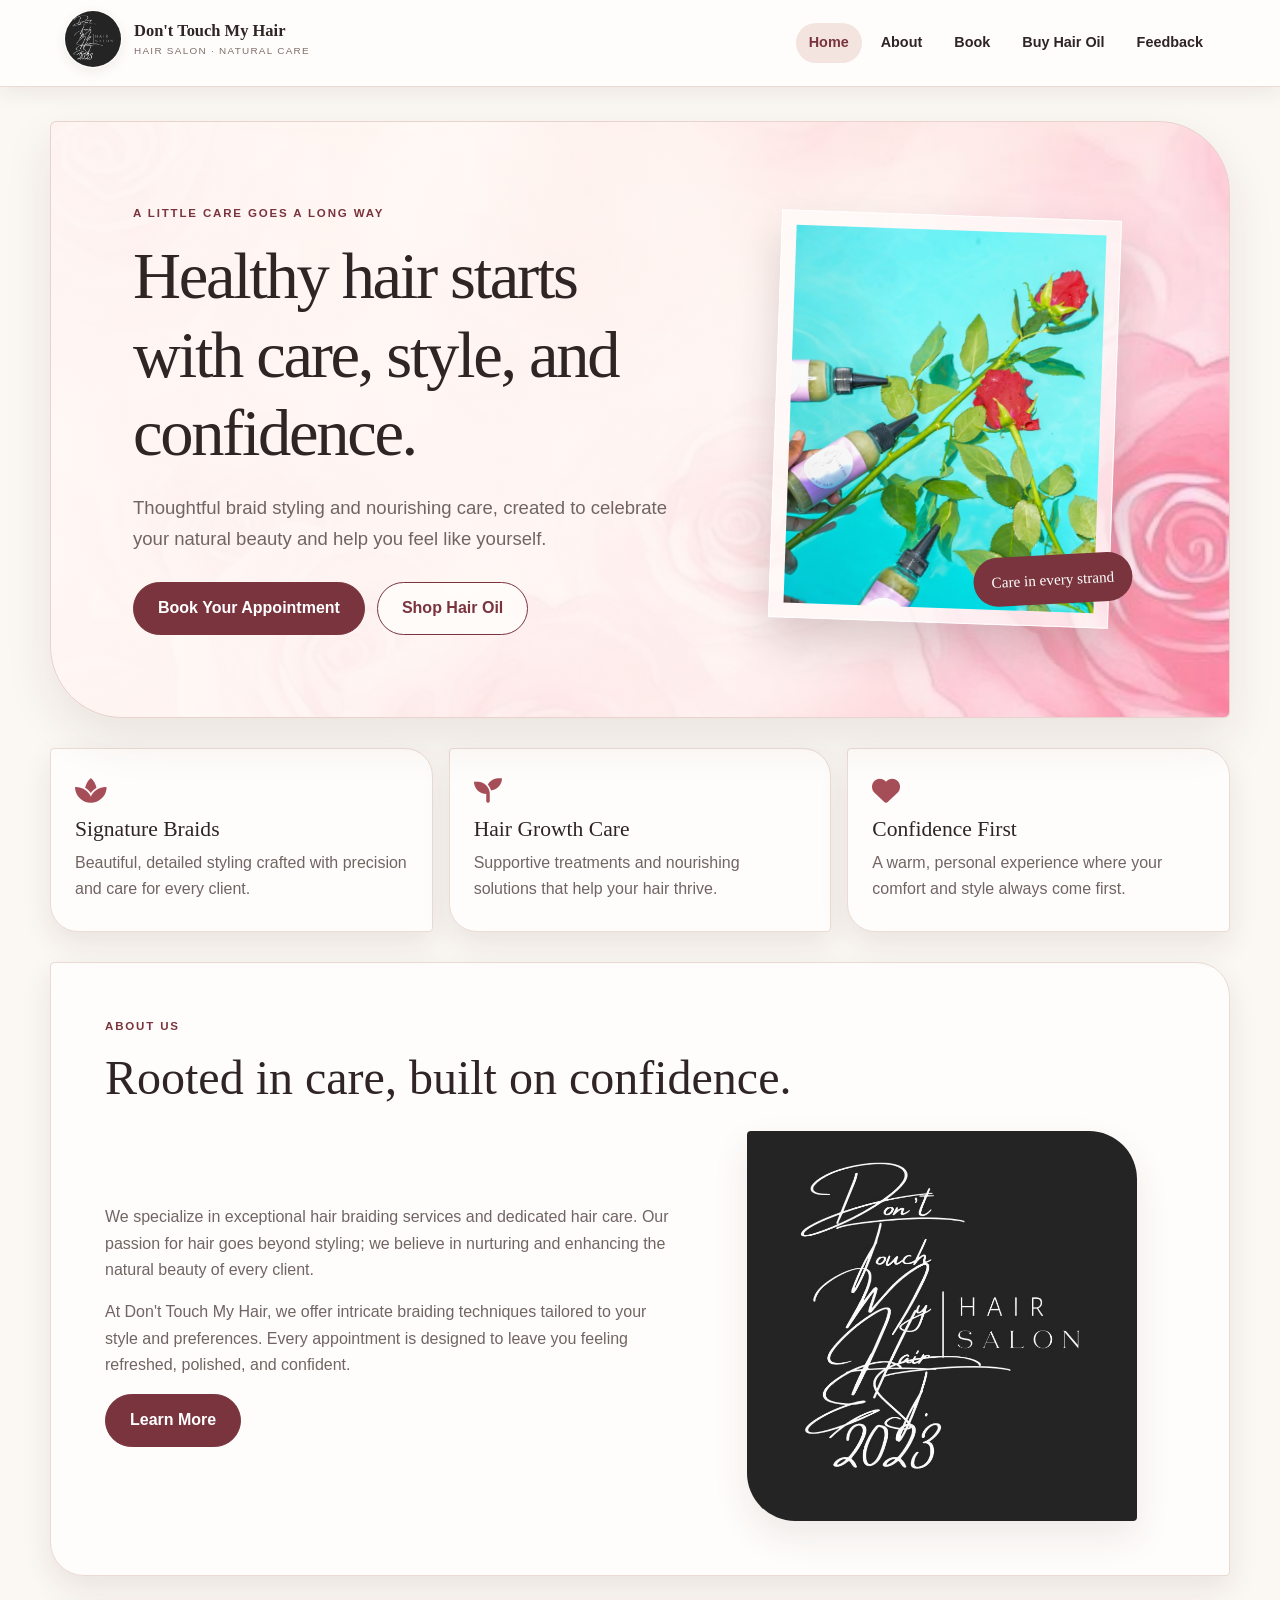
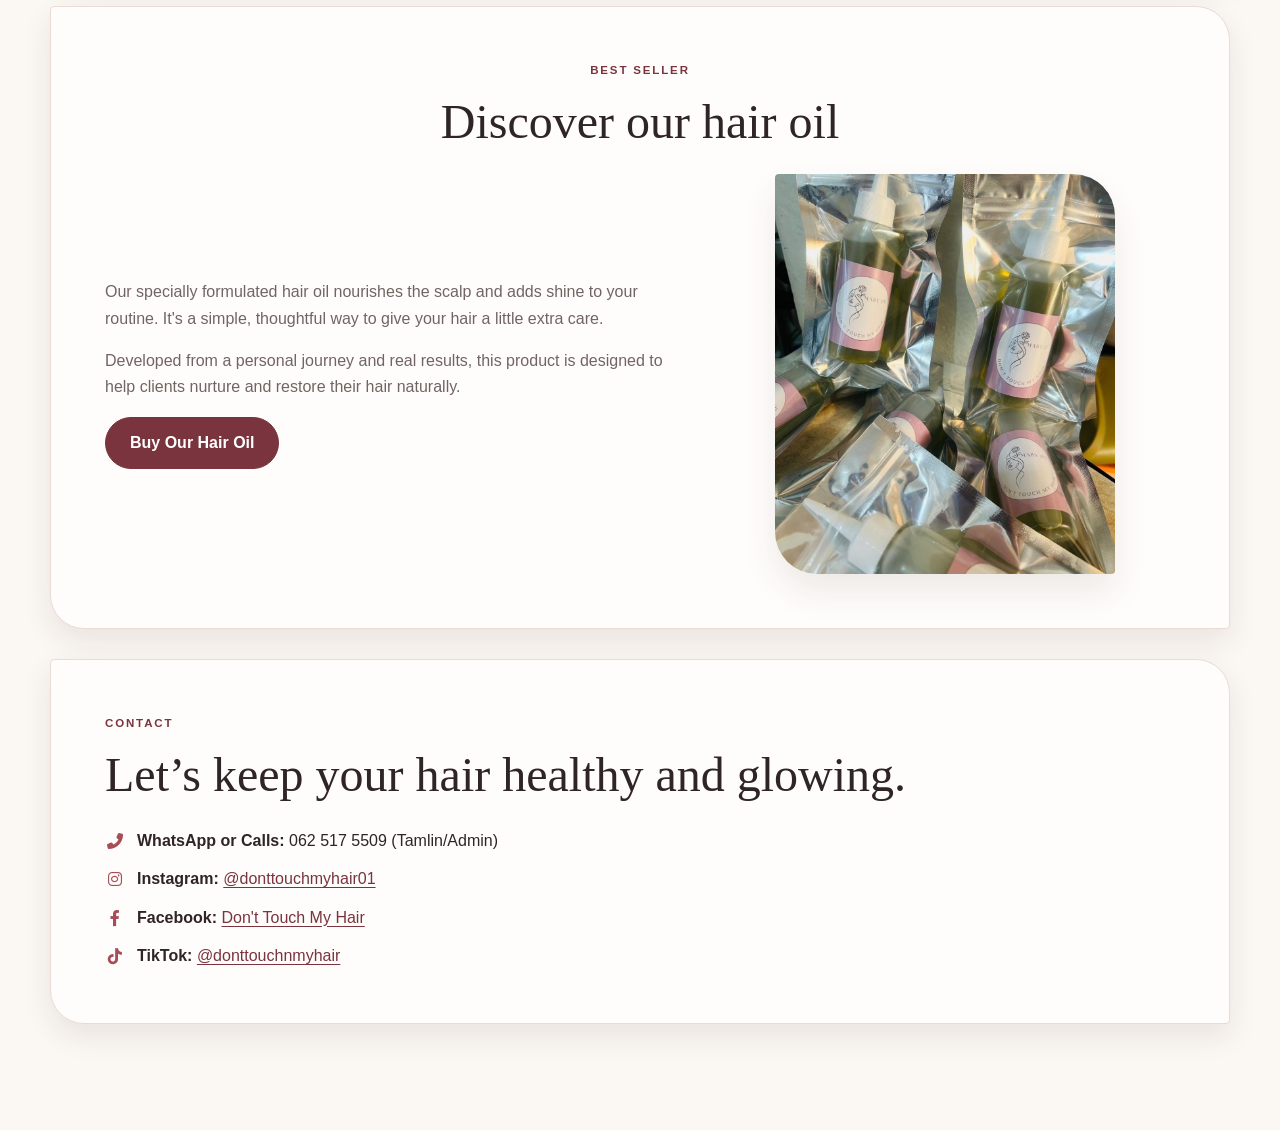
<file: index.html>
<!DOCTYPE html>
<html lang="en">
<head>
    <meta charset="UTF-8">
    <meta name="viewport" content="width=device-width, initial-scale=1.0">
    <meta name="description" content="Thoughtful braiding, natural hair care and nourishing hair oil from Don't Touch My Hair salon.">
    <title>Don't Touch My Hair | Hair, cared for</title>
    <link rel="stylesheet" href="https://cdnjs.cloudflare.com/ajax/libs/font-awesome/6.0.0-beta3/css/all.min.css">
    <link rel="stylesheet" href="nav.css">
    <link rel="stylesheet" href="styles.css">
</head>
<body>
    <nav class="site-nav">
        <div class="nav-brand"><a href="index.html" aria-label="Don't Touch My Hair home"><img src="logotam.jpeg" alt="" class="brand-logo"><span class="brand-copy"><strong>Don't Touch My Hair</strong><small>Hair salon · Natural care</small></span></a></div>
        <ul class="nav-links">
            <li><a href="index.html" class="active">Home</a></li>
            <li><a href="about.html">About</a></li>
            <li><a href="booking.html">Book</a></li>
            <li><a href="buy.html">Buy Hair Oil</a></li>
            <li><a href="feedback.html">Feedback</a></li>
        </ul>
    </nav>

    <main class="homepage-container">
        <header class="hero-section">
            <div class="hero-copy">
                <p class="eyebrow">A little care goes a long way</p>
                <h1>Healthy hair starts with care, style, and confidence.</h1>
                <p>Thoughtful braid styling and nourishing care, created to celebrate your natural beauty and help you feel like yourself.</p>
                <div class="hero-actions">
                    <button class="cta-button" onclick="location.href='booking.html'">Book Your Appointment</button>
                    <button class="secondary-button" onclick="location.href='buy.html'">Shop Hair Oil</button>
                </div>
            </div>
            <div class="hero-visual">
                <img src="hair-oil-bundle.jpeg" alt="Don't Touch My Hair signature hair oil">
                <span class="hero-stamp">Care in every strand</span>
            </div>
        </header>

        <section class="feature-grid">
            <article class="feature-card">
                <i class="fas fa-spa"></i>
                <h3>Signature Braids</h3>
                <p>Beautiful, detailed styling crafted with precision and care for every client.</p>
            </article>
            <article class="feature-card">
                <i class="fas fa-seedling"></i>
                <h3>Hair Growth Care</h3>
                <p>Supportive treatments and nourishing solutions that help your hair thrive.</p>
            </article>
            <article class="feature-card">
                <i class="fas fa-heart"></i>
                <h3>Confidence First</h3>
                <p>A warm, personal experience where your comfort and style always come first.</p>
            </article>
        </section>

        <section class="about-section">
            <div class="section-heading">
                <p class="eyebrow eyebrow-alt">About us</p>
                <h2>Rooted in care, built on confidence.</h2>
            </div>
            <div class="about-content">
                <div class="about-text-wrap">
                    <p>We specialize in exceptional hair braiding services and dedicated hair care. Our passion for hair goes beyond styling; we believe in nurturing and enhancing the natural beauty of every client.</p>
                    <p>At Don't Touch My Hair, we offer intricate braiding techniques tailored to your style and preferences. Every appointment is designed to leave you feeling refreshed, polished, and confident.</p>
                    <button class="cta-button" onclick="location.href='about.html'">Learn More</button>
                </div>
                <img src="logotam.jpeg" alt="Don't Touch My Hair logo" class="about-image">
            </div>
        </section>

        <section class="product-highlight">
            <div class="section-heading centered">
                <p class="eyebrow eyebrow-alt">Best seller</p>
                <h2>Discover our hair oil</h2>
            </div>
            <div class="product-highlight-inner">
                <div class="product-copy">
                    <p>Our specially formulated hair oil nourishes the scalp and adds shine to your routine. It's a simple, thoughtful way to give your hair a little extra care.</p>
                    <p>Developed from a personal journey and real results, this product is designed to help clients nurture and restore their hair naturally.</p>
                    <button class="cta-button" onclick="location.href='buy.html'">Buy Our Hair Oil</button>
                </div>
                <div class="product-visual">
                    <img src="oil1.jpg" alt="Hair oil product bottle" class="oil-product-image">
                </div>
            </div>
        </section>

        <section class="contact-section">
            <div class="section-heading">
                <p class="eyebrow eyebrow-alt">Contact</p>
                <h2>Let’s keep your hair healthy and glowing.</h2>
            </div>
            <ul class="contact-list">
                <li>
                    <i class="fas fa-phone-alt"></i>
                    <span><strong>WhatsApp or Calls:</strong> 062 517 5509 (Tamlin/Admin)</span>
                </li>
                <li>
                    <i class="fab fa-instagram"></i>
                    <span><strong>Instagram:</strong> <a href="https://instagram.com/donttouchmyhair01" target="_blank" rel="noreferrer">@donttouchmyhair01</a></span>
                </li>
                <li>
                    <i class="fab fa-facebook-f"></i>
                    <span><strong>Facebook:</strong> <a href="https://www.facebook.com/share/1Dp6e25s91/?mibextid=wwXIfr" target="_blank" rel="noreferrer">Don't Touch My Hair</a></span>
                </li>
                <li>
                    <i class="fab fa-tiktok"></i>
                    <span><strong>TikTok:</strong> <a href="https://www.tiktok.com/@dont.touch.my.hair.01?_r=1&_t=ZS-99s5KwUzRYq" target="_blank" rel="noreferrer">@donttouchnmyhair</a></span>
                </li>
            </ul>
        </section>
    </main>
</body>
</html>
</file>
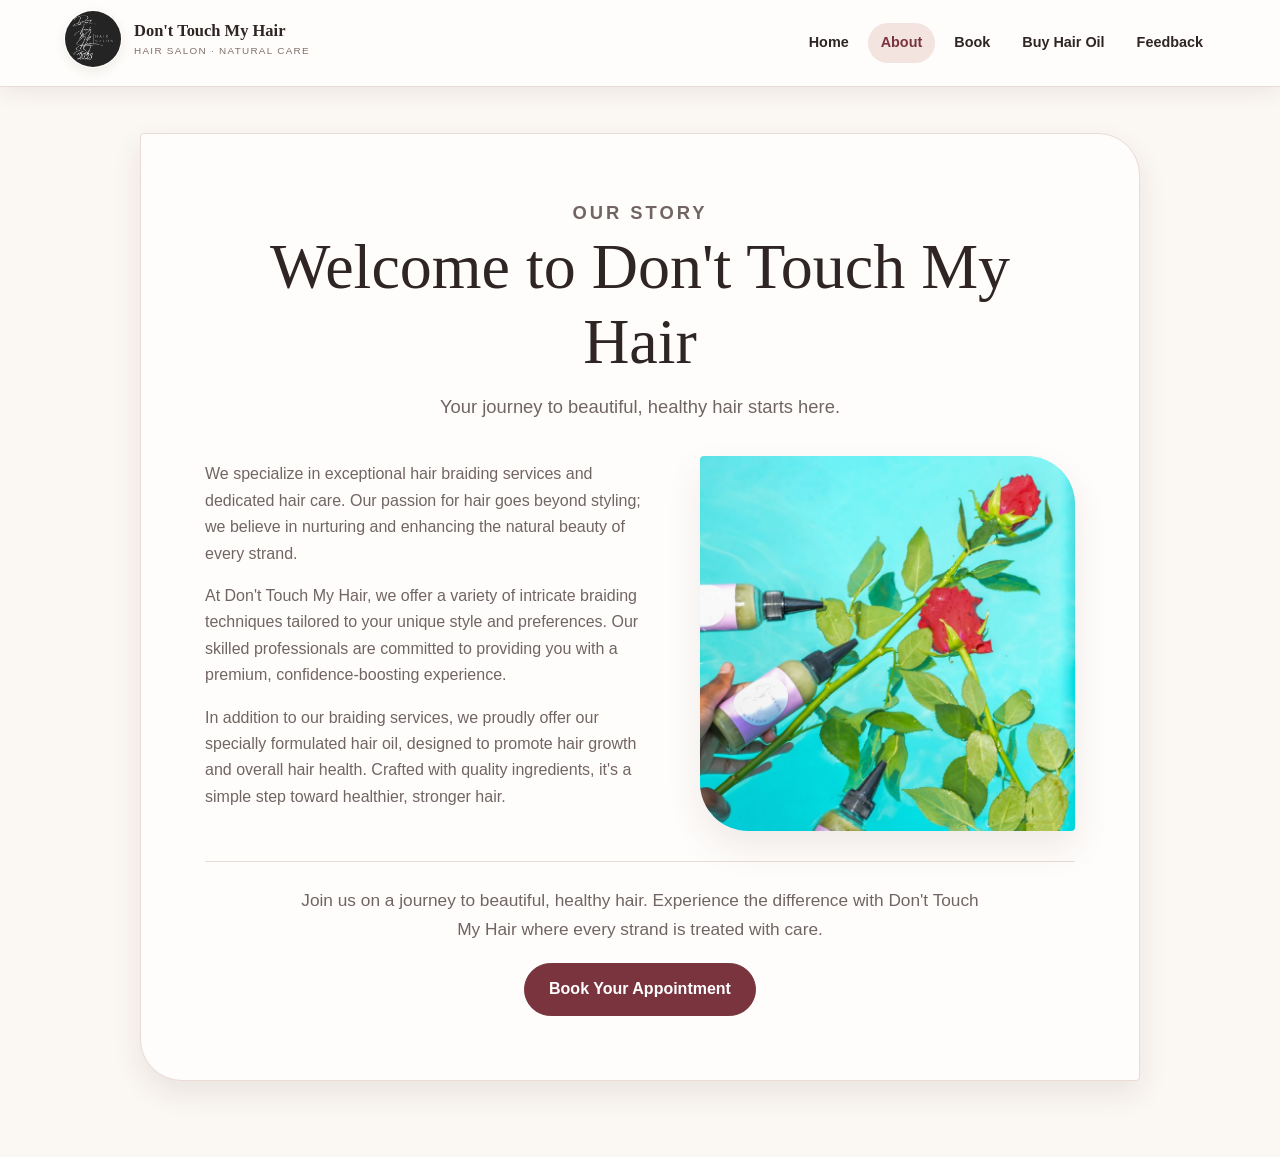
<file: about.html>
<!DOCTYPE html>
<html lang="en">
<head>
    <meta charset="UTF-8">
    <meta name="viewport" content="width=device-width, initial-scale=1.0">
    <meta name="description" content="Meet Don't Touch My Hair: a salon focused on thoughtful braiding, hair care and confidence.">
    <title>About Us | Don't Touch My Hair</title>
    <link rel="stylesheet" href="nav.css">
    <link rel="stylesheet" href="styles.css">
</head>
<body>
    <nav class="site-nav">
        <div class="nav-brand"><a href="index.html" aria-label="Don't Touch My Hair home"><img src="logotam.jpeg" alt="" class="brand-logo"><span class="brand-copy"><strong>Don't Touch My Hair</strong><small>Hair salon · Natural care</small></span></a></div>
        <ul class="nav-links">
            <li><a href="index.html">Home</a></li>
            <li><a href="about.html" class="active">About</a></li>
            <li><a href="booking.html">Book</a></li>
            <li><a href="buy.html">Buy Hair Oil</a></li>
            <li><a href="feedback.html">Feedback</a></li>
        </ul>
    </nav>

    <main class="page-shell">
        <div class="about-container">
            <header>
                <p class="eyebrow">Our story</p>
                <h1>Welcome to Don't Touch My Hair</h1>
                <p>Your journey to beautiful, healthy hair starts here.</p>
            </header>

            <section class="about-content">
                <div class="about-text">
                    <p>We specialize in exceptional hair braiding services and dedicated hair care. Our passion for hair goes beyond styling; we believe in nurturing and enhancing the natural beauty of every strand.</p>
                    <p>At Don't Touch My Hair, we offer a variety of intricate braiding techniques tailored to your unique style and preferences. Our skilled professionals are committed to providing you with a premium, confidence-boosting experience.</p>
                    <p>In addition to our braiding services, we proudly offer our specially formulated hair oil, designed to promote hair growth and overall hair health. Crafted with quality ingredients, it's a simple step toward healthier, stronger hair.</p>
                </div>
                <img src="hair-oil-bundle.jpeg" alt="Don't Touch My Hair hair oil, made with care" class="about-image">
            </section>

            <section class="cta-section">
                <p>Join us on a journey to beautiful, healthy hair. Experience the difference with Don't Touch My Hair where every strand is treated with care.</p>
                <button class="cta-button" onclick="location.href='booking.html'">Book Your Appointment</button>
            </section>
        </div>
    </main>
</body>
</html>
</file>
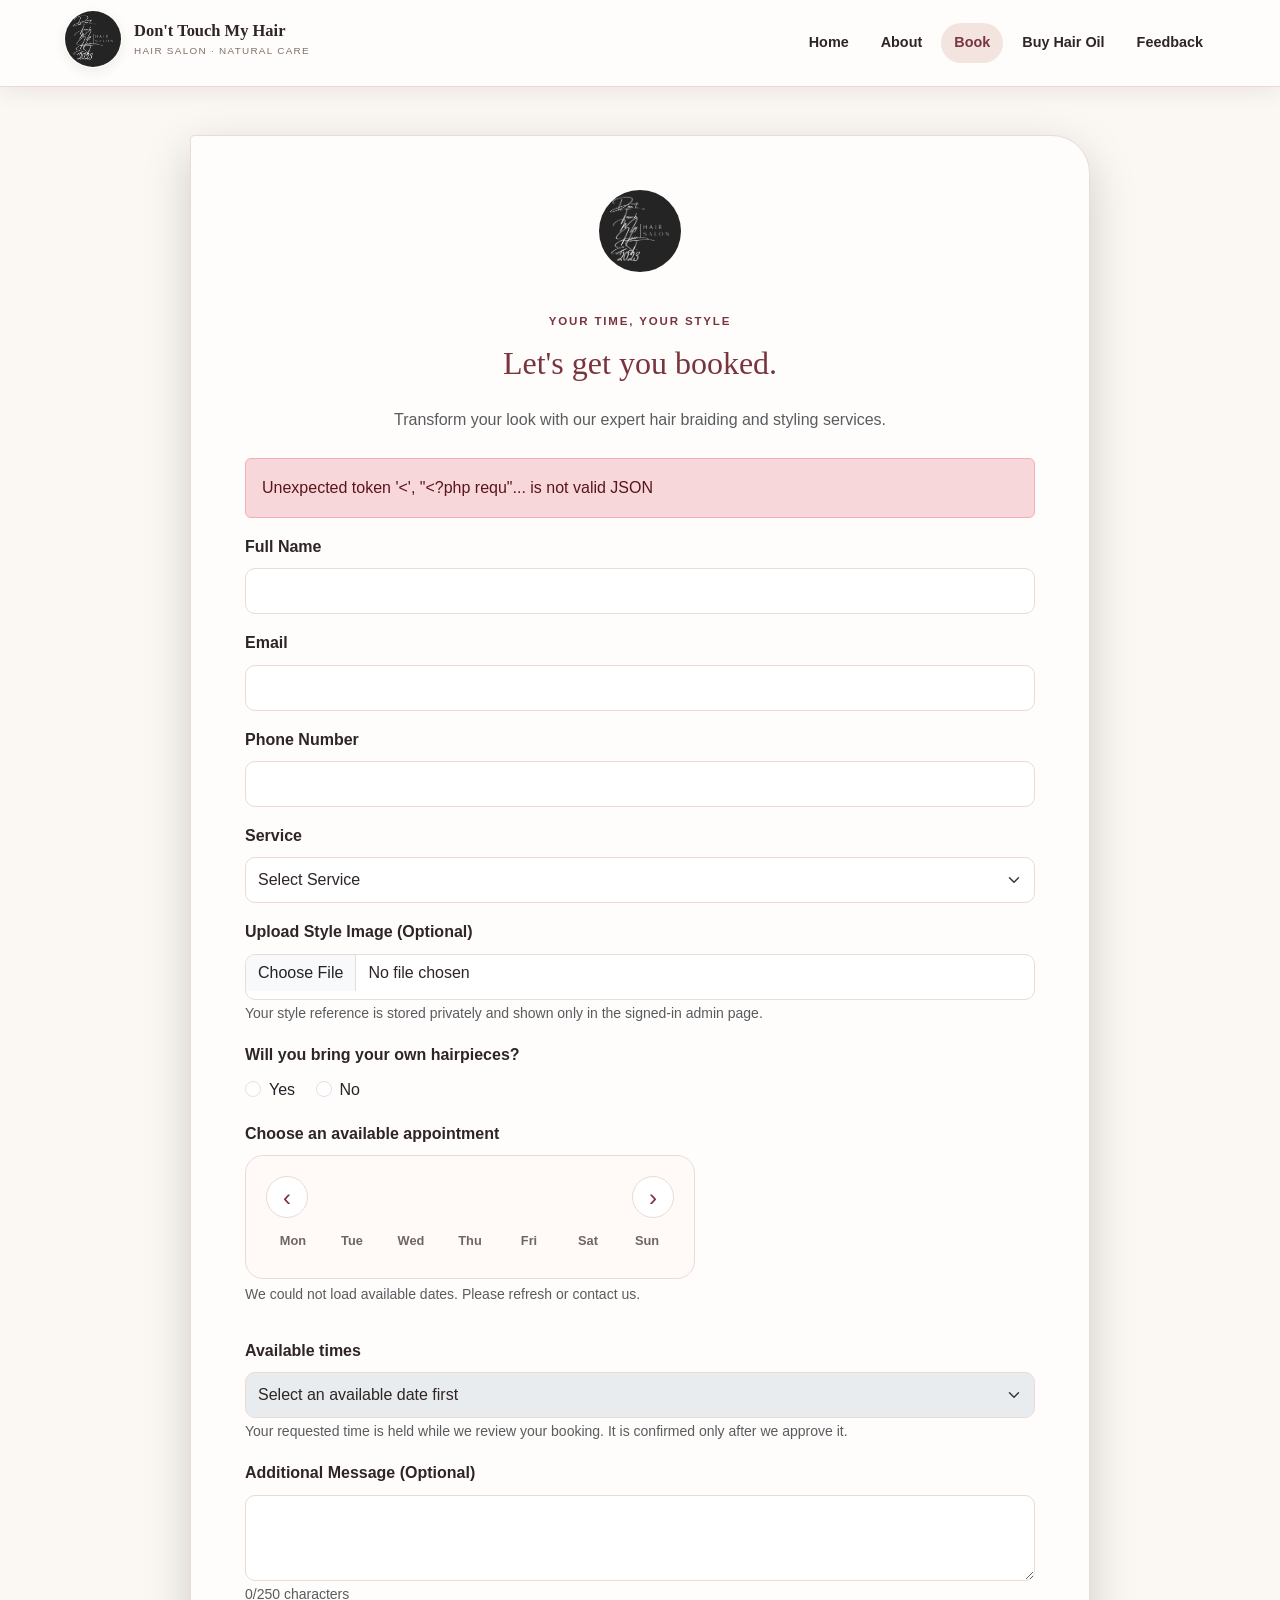
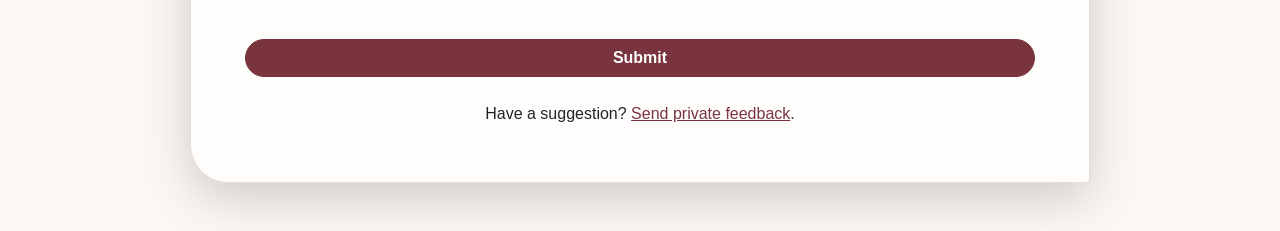
<file: booking.html>
<!DOCTYPE html>
<html lang="en">
<head>
    <meta charset="UTF-8">
    <meta name="viewport" content="width=device-width, initial-scale=1.0">
    <meta name="description" content="Choose an available date and request your Don't Touch My Hair salon appointment.">
    <title>Book an Appointment | Don't Touch My Hair</title>
    <link href="https://cdnjs.cloudflare.com/ajax/libs/bootstrap/5.3.0/css/bootstrap.min.css" rel="stylesheet">
    <link rel="stylesheet" href="nav.css">
    <link rel="stylesheet" href="styles.css">
    <script defer src="script.js"></script>
</head>
<body>
    <nav class="site-nav">
        <div class="nav-brand"><a href="index.html" aria-label="Don't Touch My Hair home"><img src="logotam.jpeg" alt="" class="brand-logo"><span class="brand-copy"><strong>Don't Touch My Hair</strong><small>Hair salon · Natural care</small></span></a></div>
        <ul class="nav-links">
            <li><a href="index.html">Home</a></li>
            <li><a href="about.html">About</a></li>
            <li><a href="booking.html" class="active">Book</a></li>
            <li><a href="buy.html">Buy Hair Oil</a></li>
            <li><a href="feedback.html">Feedback</a></li>
        </ul>
    </nav>

    <div class="container py-5">
        <div class="card shadow-lg p-5 booking-card animate-fade-in">
            <div class="text-center mb-4">
                <img src="logotam.jpeg" alt="Don't Touch My Hair Logo" class="logo-img">
            </div>

            <p class="eyebrow text-center">Your time, your style</p>
            <h2 class="text-center text-gradient mb-4">Let's get you booked.</h2>
            <p class="text-center text-muted mb-4">Transform your look with our expert hair braiding and styling services.</p>

            <div id="formStatus" class="alert d-none" role="alert"></div>

            <form id="bookingForm" enctype="multipart/form-data">
                <div class="mb-3">
                    <label for="name" class="form-label">Full Name</label>
                    <input type="text" class="form-control" id="name" name="name" maxlength="100" required>
                </div>

                <div class="mb-3">
                    <label for="email" class="form-label">Email</label>
                    <input type="email" class="form-control" id="email" name="email" maxlength="100" required>
                </div>

                <div class="mb-3">
                    <label for="phone" class="form-label">Phone Number</label>
                    <input type="tel" class="form-control" id="phone" name="phone" maxlength="30" required>
                </div>

                <div class="mb-3">
                    <label for="service" class="form-label">Service</label>
                    <select id="service" name="service" class="form-select" required>
                        <option value="" disabled selected>Select Service</option>
                        <option value="Braiding">Braiding</option>
                        <option value="Hair Treatment">Hair Treatment</option>
                        <option value="Hair Oil Consultation">Hair Oil Consultation</option>
                    </select>
                </div>

                <div class="mb-3">
                    <label for="styleImage" class="form-label">Upload Style Image (Optional)</label>
                    <input type="file" class="form-control" id="styleImage" name="styleImage" accept="image/*">
                    <small class="form-text text-muted">Your style reference is stored privately and shown only in the signed-in admin page.</small>
                </div>

                <div class="mb-3">
                    <label class="form-label d-block">Will you bring your own hairpieces?</label>
                    <div class="form-check form-check-inline">
                        <input class="form-check-input" type="radio" name="bringHairpieces" id="bringHairpiecesYes" value="Yes" required>
                        <label class="form-check-label" for="bringHairpiecesYes">Yes</label>
                    </div>
                    <div class="form-check form-check-inline">
                        <input class="form-check-input" type="radio" name="bringHairpieces" id="bringHairpiecesNo" value="No">
                        <label class="form-check-label" for="bringHairpiecesNo">No</label>
                    </div>
                </div>

                <div class="mb-3">
                    <label class="form-label">Choose an available appointment</label>
                    <div class="appointment-calendar" aria-label="Available appointment dates">
                        <div class="calendar-header">
                            <button type="button" class="calendar-nav" id="previousMonth" aria-label="Previous month">&lsaquo;</button>
                            <strong id="calendarMonth" aria-live="polite"></strong>
                            <button type="button" class="calendar-nav" id="nextMonth" aria-label="Next month">&rsaquo;</button>
                        </div>
                        <div class="calendar-weekdays" aria-hidden="true">
                            <span>Mon</span><span>Tue</span><span>Wed</span><span>Thu</span><span>Fri</span><span>Sat</span><span>Sun</span>
                        </div>
                        <div id="calendarDays" class="calendar-days" role="group" aria-label="Choose a date"></div>
                    </div>
                    <p id="availabilityMessage" class="form-text text-muted" aria-live="polite">Loading available dates...</p>
                    <label for="slotId" class="form-label mt-3">Available times</label>
                    <select class="form-select" id="slotId" name="slotId" required disabled>
                        <option value="">Select an available date first</option>
                    </select>
                    <small class="form-text text-muted">Your requested time is held while we review your booking. It is confirmed only after we approve it.</small>
                </div>

                <div class="mb-3">
                    <label for="message" class="form-label">Additional Message (Optional)</label>
                    <textarea class="form-control" id="message" name="message" rows="3" maxlength="250"></textarea>
                    <small id="charCounter" class="form-text text-muted">0/250 characters</small>
                </div>

                <button type="submit" class="btn btn-primary w-100 mt-3 btn-gradient animate-hover" id="submitBtn">Submit</button>
            </form>
            <p class="text-center mt-4 mb-0">Have a suggestion? <a href="feedback.html">Send private feedback</a>.</p>
        </div>
    </div>

    <script src="https://cdnjs.cloudflare.com/ajax/libs/bootstrap/5.3.0/js/bootstrap.bundle.min.js"></script>
    <script>
        const form = document.getElementById('bookingForm');
        const statusBox = document.getElementById('formStatus');
        const submitBtn = document.getElementById('submitBtn');
        function showStatus(message, type) {
            statusBox.textContent = message;
            statusBox.className = `alert alert-${type}`;
        }

        const calendarDays = document.getElementById('calendarDays');
        const calendarMonth = document.getElementById('calendarMonth');
        const availabilityMessage = document.getElementById('availabilityMessage');
        const slotSelect = document.getElementById('slotId');
        const availableByDate = new Map();
        let visibleMonth = new Date();
        visibleMonth.setDate(1);
        let selectedDate = '';

        function formatDate(date) {
            const year = date.getFullYear();
            const month = String(date.getMonth() + 1).padStart(2, '0');
            const day = String(date.getDate()).padStart(2, '0');
            return `${year}-${month}-${day}`;
        }

        function renderCalendar() {
            calendarDays.replaceChildren();
            calendarMonth.textContent = visibleMonth.toLocaleDateString(undefined, { month: 'long', year: 'numeric' });

            const firstDay = new Date(visibleMonth);
            const mondayOffset = (firstDay.getDay() + 6) % 7;
            const gridStart = new Date(firstDay);
            gridStart.setDate(firstDay.getDate() - mondayOffset);
            const today = formatDate(new Date());

            for (let index = 0; index < 42; index += 1) {
                const date = new Date(gridStart);
                date.setDate(gridStart.getDate() + index);
                const dateKey = formatDate(date);
                const dayButton = document.createElement('button');
                dayButton.type = 'button';
                dayButton.className = 'calendar-day';
                dayButton.textContent = String(date.getDate());
                dayButton.setAttribute('aria-label', date.toLocaleDateString(undefined, {
                    weekday: 'long', year: 'numeric', month: 'long', day: 'numeric'
                }));
                dayButton.setAttribute('aria-pressed', String(dateKey === selectedDate));

                if (date.getMonth() !== visibleMonth.getMonth()) {
                    dayButton.classList.add('outside-month');
                }
                if (availableByDate.has(dateKey) && dateKey >= today) {
                    dayButton.classList.add('has-availability');
                    dayButton.title = `${availableByDate.get(dateKey).length} available time slot(s)`;
                    dayButton.addEventListener('click', () => selectDate(dateKey));
                } else {
                    dayButton.disabled = true;
                }
                if (dateKey === selectedDate) {
                    dayButton.classList.add('selected');
                }
                calendarDays.appendChild(dayButton);
            }
        }

        function selectDate(dateKey) {
            selectedDate = dateKey;
            slotSelect.replaceChildren(new Option('Choose a time', ''));
            (availableByDate.get(dateKey) || []).forEach((slot) => {
                const start = slot.start_time.slice(0, 5);
                const end = slot.end_time.slice(0, 5);
                slotSelect.add(new Option(`${start}–${end}`, slot.id));
            });
            slotSelect.disabled = false;
            availabilityMessage.textContent = `Available times for ${new Date(`${dateKey}T00:00:00`).toLocaleDateString(undefined, {
                weekday: 'long', month: 'long', day: 'numeric'
            })}.`;
            renderCalendar();
        }

        async function loadAvailability() {
            try {
                const response = await fetch('get_available_slots.php', { cache: 'no-store' });
                const result = await response.json();
                if (!response.ok || !result.success) {
                    throw new Error(result.message || 'Could not load available appointments.');
                }

                availableByDate.clear();
                result.slots.forEach((slot) => {
                    if (!availableByDate.has(slot.appointment_date)) {
                        availableByDate.set(slot.appointment_date, []);
                    }
                    availableByDate.get(slot.appointment_date).push(slot);
                });

                if (availableByDate.size) {
                    const firstDate = [...availableByDate.keys()].sort()[0];
                    const [year, month] = firstDate.split('-').map(Number);
                    visibleMonth = new Date(year, month - 1, 1);
                    availabilityMessage.textContent = 'Available dates are highlighted.';
                } else {
                    availabilityMessage.textContent = 'There are no available dates right now. Please check back or contact us.';
                }
                renderCalendar();
            } catch (error) {
                availabilityMessage.textContent = 'We could not load available dates. Please refresh or contact us.';
                showStatus(error.message, 'danger');
            }
        }

        document.getElementById('previousMonth').addEventListener('click', () => {
            visibleMonth.setMonth(visibleMonth.getMonth() - 1);
            renderCalendar();
        });
        document.getElementById('nextMonth').addEventListener('click', () => {
            visibleMonth.setMonth(visibleMonth.getMonth() + 1);
            renderCalendar();
        });
        loadAvailability();

        form.addEventListener('submit', async function (event) {
            event.preventDefault();
            if (!slotSelect.value) {
                showStatus('Please choose one of the highlighted dates and an available time.', 'warning');
                return;
            }
            submitBtn.disabled = true;
            submitBtn.textContent = 'Submitting...';

            try {
                const response = await fetch('process_booking.php', {
                    method: 'POST',
                    body: new FormData(form)
                });
                const result = await response.json();
                if (!response.ok || !result.success) {
                    if (response.status === 409) {
                        await loadAvailability();
                        selectedDate = '';
                        slotSelect.replaceChildren(new Option('Select an available date first', ''));
                        slotSelect.disabled = true;
                    }
                    throw new Error(result.message || 'We could not save your request. Please try again.');
                }

                showStatus(result.message, result.emailSent ? 'success' : 'warning');
                form.reset();
                document.getElementById('charCounter').textContent = '0/250 characters';
                selectedDate = '';
                slotSelect.replaceChildren(new Option('Select an available date first', ''));
                slotSelect.disabled = true;
                await loadAvailability();
            } catch (err) {
                showStatus(err.message, 'danger');
            } finally {
                submitBtn.disabled = false;
                submitBtn.textContent = 'Submit';
            }
        });
    </script>
</body>
</html>
</file>
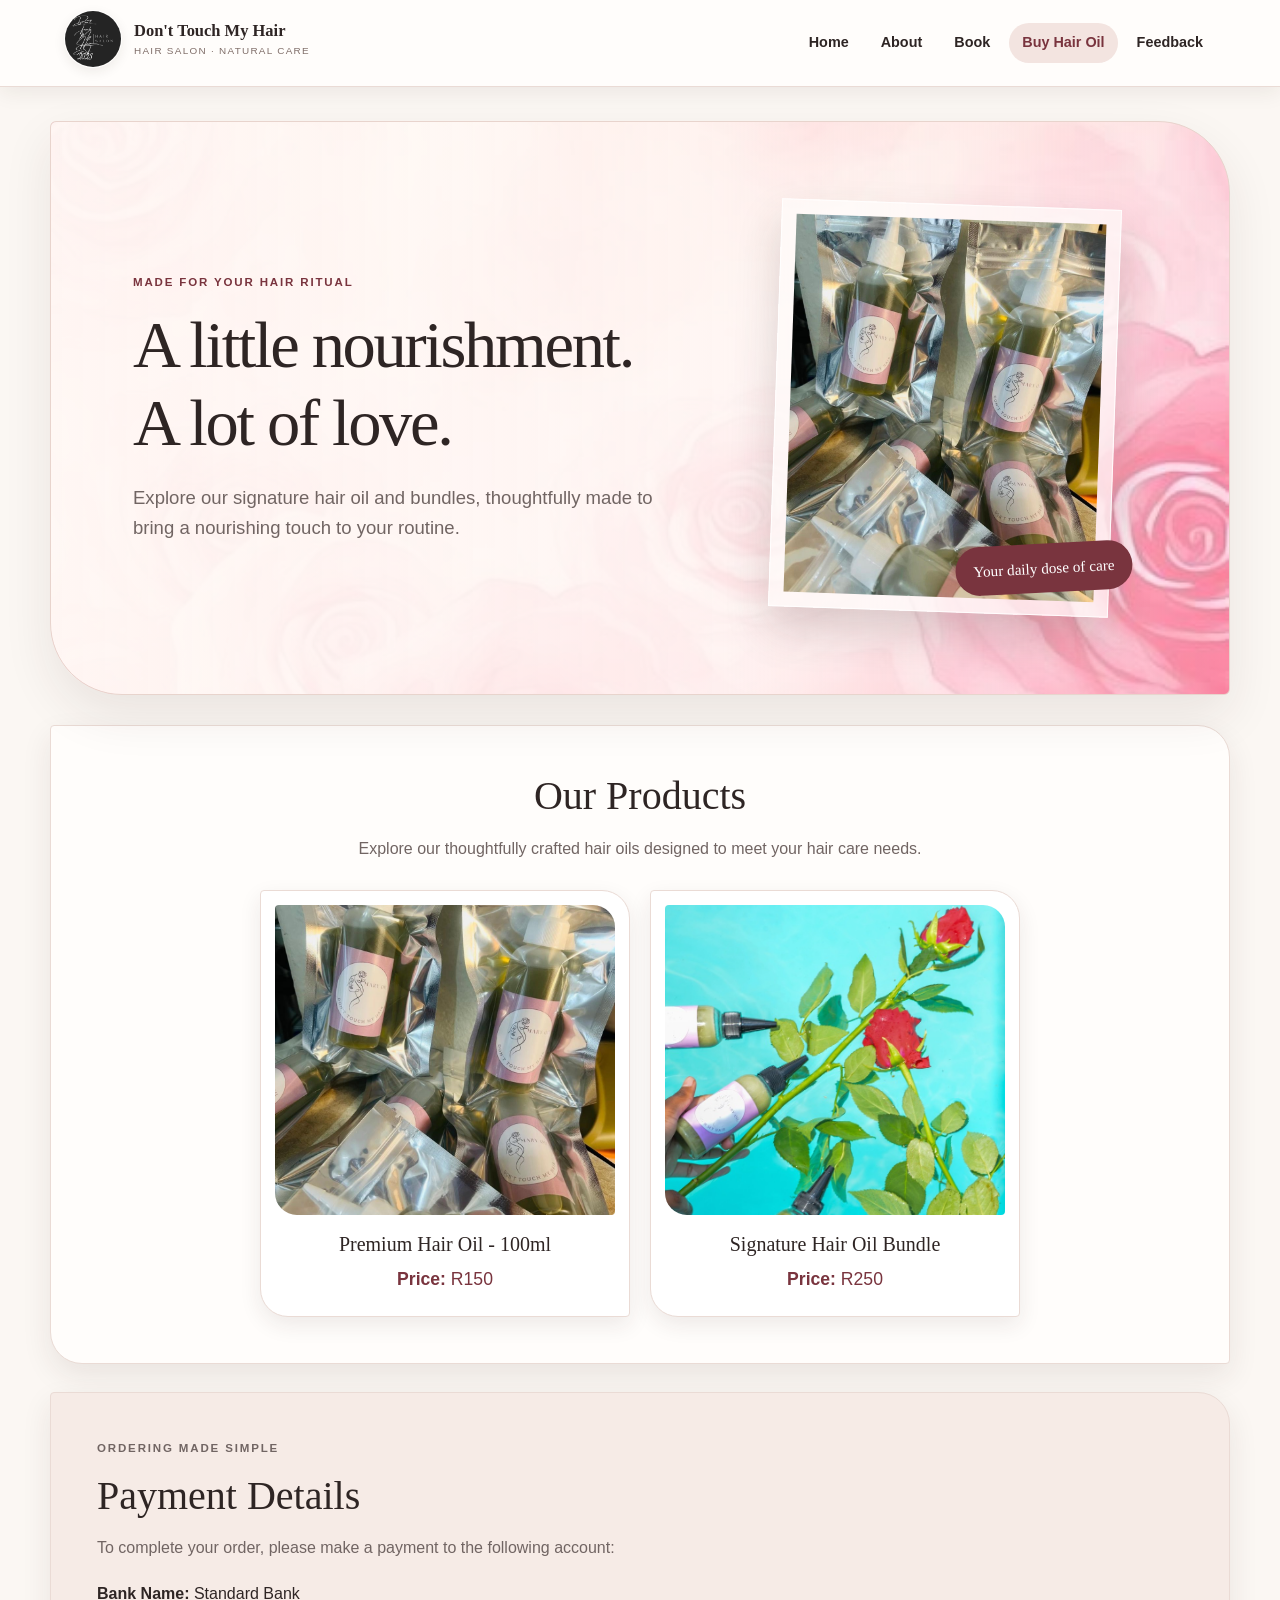
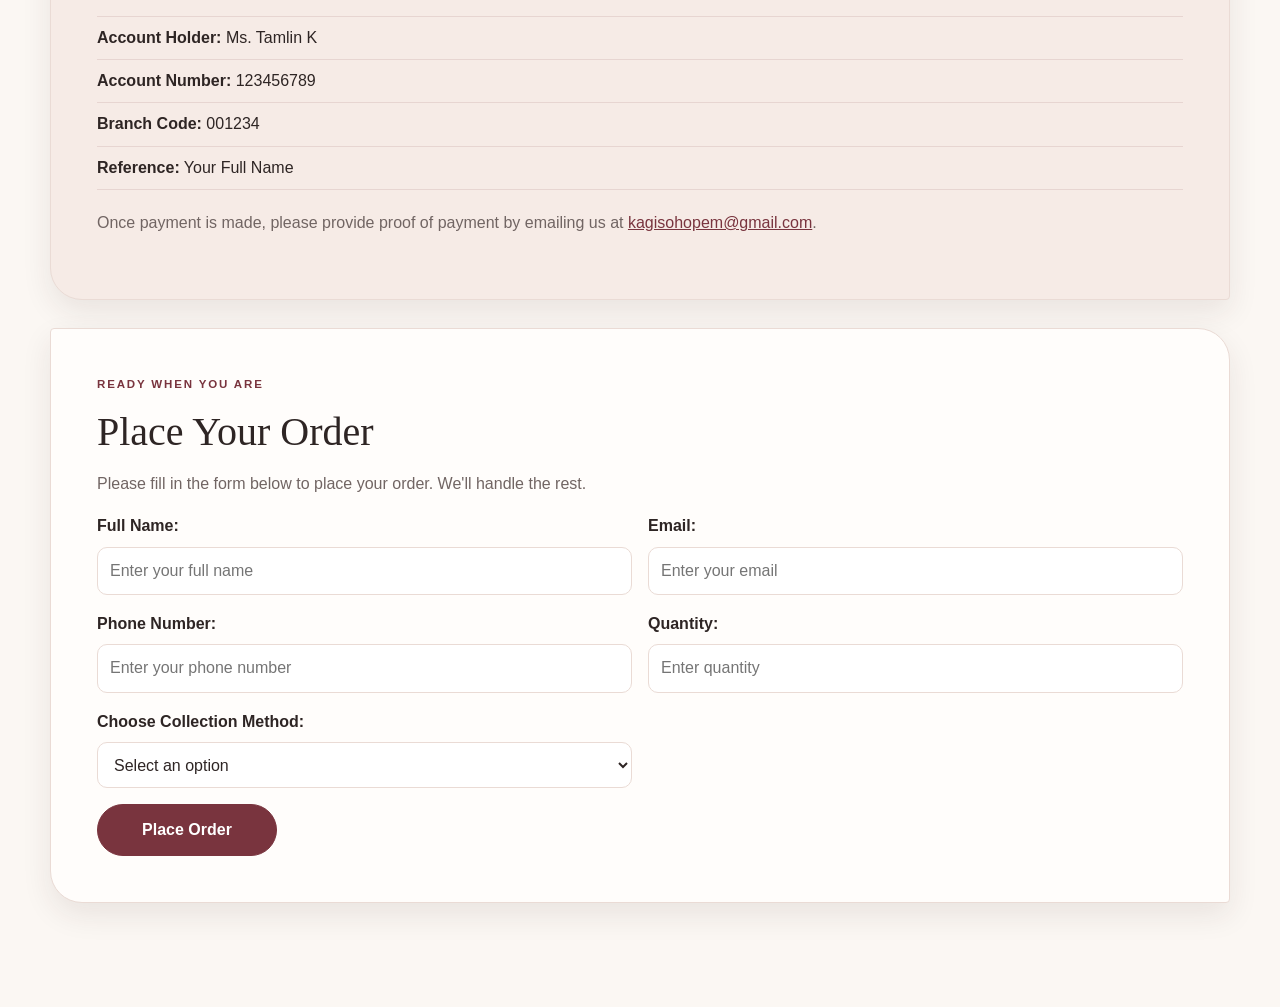
<file: buy.html>
<!DOCTYPE html>
<html lang="en">
<head>
    <meta charset="UTF-8">
    <meta name="viewport" content="width=device-width, initial-scale=1.0">
    <meta name="description" content="Explore Don't Touch My Hair nourishing hair oil and place an order.">
    <title>Hair Oil | Don't Touch My Hair</title>
    <link rel="stylesheet" href="nav.css">
    <link rel="stylesheet" href="styles.css">
    <link rel="stylesheet" href="buy.css">
</head>
<body>
    <nav class="site-nav">
        <div class="nav-brand"><a href="index.html" aria-label="Don't Touch My Hair home"><img src="logotam.jpeg" alt="" class="brand-logo"><span class="brand-copy"><strong>Don't Touch My Hair</strong><small>Hair salon · Natural care</small></span></a></div>
        <ul class="nav-links">
            <li><a href="index.html">Home</a></li>
            <li><a href="about.html">About</a></li>
            <li><a href="booking.html">Book</a></li>
            <li><a href="buy.html" class="active">Buy Hair Oil</a></li>
            <li><a href="feedback.html">Feedback</a></li>
        </ul>
    </nav>

    <div class="homepage-container">
        <header class="hero-section">
            <div class="hero-copy">
                <p class="eyebrow">Made for your hair ritual</p>
                <h1>A little nourishment. A lot of love.</h1>
                <p class="hero-text">Explore our signature hair oil and bundles, thoughtfully made to bring a nourishing touch to your routine.</p>
            </div>
            <div class="hero-visual">
                <img src="oil1.jpg" alt="Don't Touch My Hair hair oil bottle">
                <span class="hero-stamp">Your daily dose of care</span>
            </div>
        </header>

        <section class="product-display">
            <h2>Our Products</h2>
            <p class="product-intro">Explore our thoughtfully crafted hair oils designed to meet your hair care needs.</p>
            <div class="product-gallery">
                <div class="product-card">
                    <img src="oil1.jpg" alt="Hair Oil Bottle" class="product-image">
                    <h3>Premium Hair Oil - 100ml</h3>
                    <p><strong>Price:</strong> R150</p>
                </div>
                <div class="product-card">
                    <img src="hair-oil-bundle.jpeg" alt="Hair oil bottles with roses" class="product-image">
                    <h3>Signature Hair Oil Bundle</h3>
                    <p><strong>Price:</strong> R250</p>
                </div>
            </div>
        </section>

        <section class="payment-details">
            <p class="eyebrow">Ordering made simple</p>
            <h2>Payment Details</h2>
            <p>To complete your order, please make a payment to the following account:</p>
            <ul>
                <li><strong>Bank Name:</strong> Standard Bank</li>
                <li><strong>Account Holder:</strong> Ms. Tamlin K</li>
                <li><strong>Account Number:</strong> 123456789</li>
                <li><strong>Branch Code:</strong> 001234</li>
                <li><strong>Reference:</strong> Your Full Name</li>
            </ul>
            <p>Once payment is made, please provide proof of payment by emailing us at <a href="mailto:kagisohopem@gmail.com">kagisohopem@gmail.com</a>.</p>
        </section>

        <section class="order-form-section">
            <p class="eyebrow">Ready when you are</p>
            <h2>Place Your Order</h2>
            <p class="form-instructions">Please fill in the form below to place your order. We'll handle the rest.</p>

            <div id="orderStatus" style="display:none; padding: 15px; border-radius: 8px; margin-bottom: 20px;"></div>

            <form id="orderForm" class="order-form">
                <div class="form-group">
                    <label for="name">Full Name:</label>
                    <input type="text" id="name" name="name" placeholder="Enter your full name" required>
                </div>

                <div class="form-group">
                    <label for="email">Email:</label>
                    <input type="email" id="email" name="email" placeholder="Enter your email" required>
                </div>

                <div class="form-group">
                    <label for="phone">Phone Number:</label>
                    <input type="text" id="phone" name="phone" placeholder="Enter your phone number" required>
                </div>

                <div class="form-group">
                    <label for="quantity">Quantity:</label>
                    <input type="number" id="quantity" name="quantity" min="1" placeholder="Enter quantity" required>
                </div>

                <div class="form-group">
                    <label for="collection-method">Choose Collection Method:</label>
                    <select id="collection-method" name="collection-method" required>
                        <option value="" disabled selected>Select an option</option>
                        <option value="paxi">Paxi</option>
                        <option value="collecting">Collecting</option>
                    </select>
                </div>

                <div class="form-group" id="paxi-details" style="display: none;">
                    <label for="paxi-location">Paxi Collection Location:</label>
                    <textarea id="paxi-location" name="paxi-location" rows="3" placeholder="Enter Paxi collection location"></textarea>
                </div>

                <div class="form-group" id="collecting-details" style="display: none;">
                    <p><strong>Note:</strong> Collect your order from our store at: 123 Hair Street, Style City.</p>
                </div>

                <button type="submit" class="cta-button">Place Order</button>
            </form>
        </section>
    </div>

    <script>
        const collectionMethod = document.getElementById('collection-method');
        const paxiDetails = document.getElementById('paxi-details');
        const collectingDetails = document.getElementById('collecting-details');
        const ORDERS_EMAIL = 'kagisohopem@gmail.com';

        collectionMethod.addEventListener('change', function () {
            if (this.value === 'paxi') {
                paxiDetails.style.display = 'block';
                collectingDetails.style.display = 'none';
            } else if (this.value === 'collecting') {
                paxiDetails.style.display = 'none';
                collectingDetails.style.display = 'block';
            } else {
                paxiDetails.style.display = 'none';
                collectingDetails.style.display = 'none';
            }
        });

        const orderForm = document.getElementById('orderForm');
        const orderStatus = document.getElementById('orderStatus');

        function showOrderStatus(message, ok) {
            orderStatus.textContent = message;
            orderStatus.style.display = 'block';
            orderStatus.style.background = ok ? '#e6f7e9' : '#fdecea';
            orderStatus.style.color = ok ? '#1e7e34' : '#a94442';
        }

        function getOrders() {
            try {
                return JSON.parse(localStorage.getItem('dtmh_orders')) || [];
            } catch (e) {
                return [];
            }
        }

        orderForm.addEventListener('submit', function (event) {
            event.preventDefault();

            const name = document.getElementById('name').value.trim();
            const email = document.getElementById('email').value.trim();
            const phone = document.getElementById('phone').value.trim();
            const quantity = document.getElementById('quantity').value.trim();
            const method = collectionMethod.value;
            const paxiLocation = document.getElementById('paxi-location').value.trim() || 'N/A';

            if (!name || !email || !phone || !quantity || !method) {
                showOrderStatus('Please fill in all required fields.', false);
                return;
            }

            const order = {
                id: Date.now(),
                name, email, phone, quantity,
                collectionMethod: method,
                address: 'N/A',
                paxiLocation,
                createdAt: new Date().toISOString()
            };

            const orders = getOrders();
            orders.push(order);
            localStorage.setItem('dtmh_orders', JSON.stringify(orders));

            const subject = encodeURIComponent(`New Order from ${name}`);
            const body = encodeURIComponent(
                `Order Details:\n\n` +
                `Name: ${name}\n` +
                `Email: ${email}\n` +
                `Phone Number: ${phone}\n` +
                `Quantity: ${quantity}\n` +
                `Collection Method: ${method}\n` +
                `Paxi Location (if applicable): ${paxiLocation}\n`
            );

            window.location.href = `mailto:${ORDERS_EMAIL}?subject=${subject}&body=${body}`;

            showOrderStatus(
                `Thanks, ${name}! Your order has been saved, and we've opened your email app with the order details ready to send to ${ORDERS_EMAIL}.`,
                true
            );
            orderForm.reset();
            paxiDetails.style.display = 'none';
            collectingDetails.style.display = 'none';
        });
    </script>
</body>
</html>
</file>
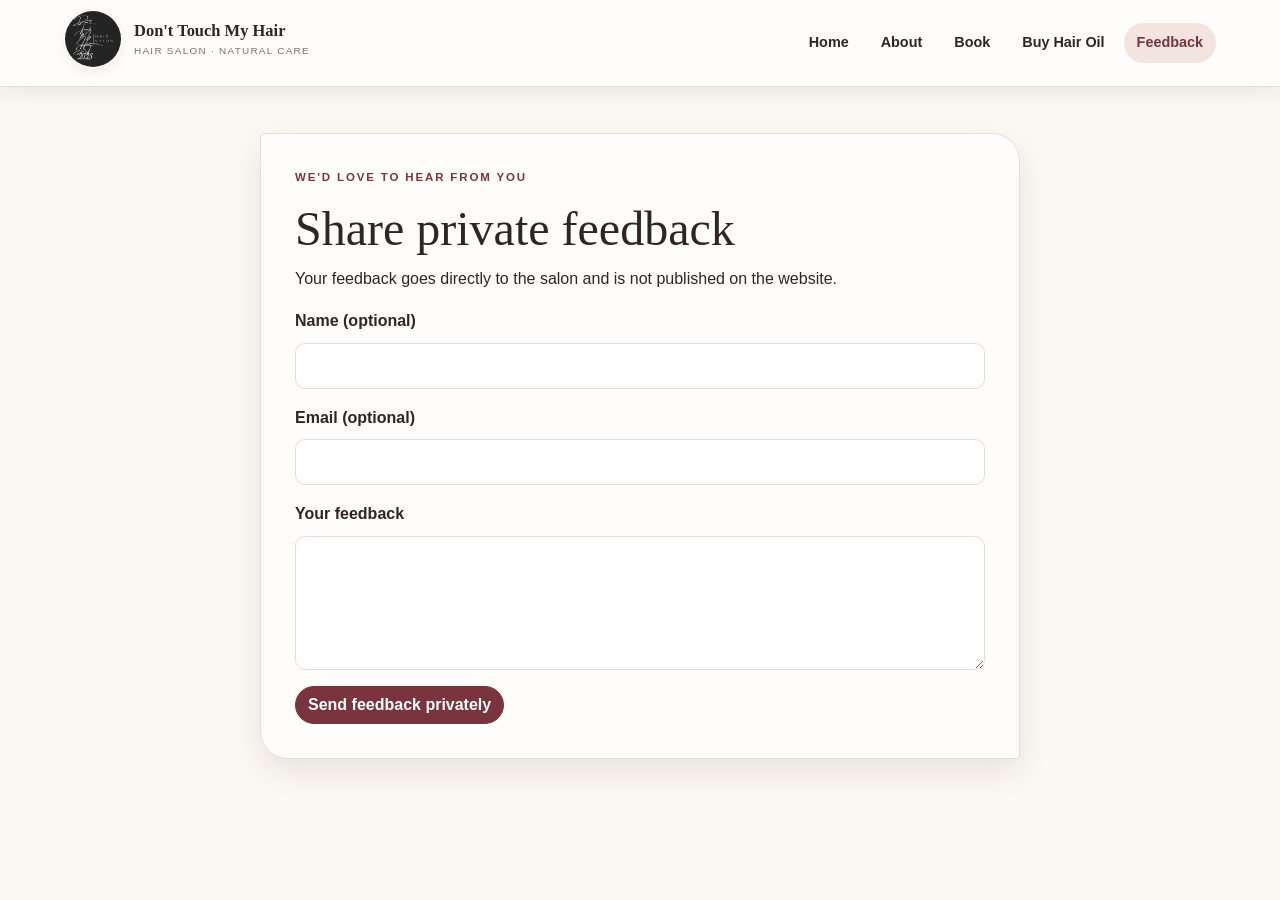
<file: feedback.html>
<!DOCTYPE html>
<html lang="en">
<head>
    <meta charset="UTF-8">
    <meta name="viewport" content="width=device-width, initial-scale=1.0">
    <meta name="description" content="Send private feedback directly to the Don't Touch My Hair salon team.">
    <title>Private Feedback - Don't Touch My Hair</title>
    <link href="https://cdnjs.cloudflare.com/ajax/libs/bootstrap/5.3.0/css/bootstrap.min.css" rel="stylesheet">
    <link rel="stylesheet" href="nav.css">
    <link rel="stylesheet" href="styles.css">
</head>
<body>
    <nav class="site-nav">
        <div class="nav-brand"><a href="index.html" aria-label="Don't Touch My Hair home"><img src="logotam.jpeg" alt="" class="brand-logo"><span class="brand-copy"><strong>Don't Touch My Hair</strong><small>Hair salon · Natural care</small></span></a></div>
        <ul class="nav-links">
            <li><a href="index.html">Home</a></li>
            <li><a href="about.html">About</a></li>
            <li><a href="booking.html">Book</a></li>
            <li><a href="buy.html">Buy Hair Oil</a></li>
            <li><a href="feedback.html" class="active">Feedback</a></li>
        </ul>
    </nav>

    <main class="page-shell">
        <section class="admin-panel feedback-panel">
            <p class="eyebrow">We'd love to hear from you</p>
            <h1 id="feedbackHeading">Share private feedback</h1>
            <p id="feedbackIntro">Your feedback goes directly to the salon and is not published on the website.</p>
            <div id="feedbackStatus" class="alert d-none" role="status" aria-live="polite"></div>
            <form id="feedbackForm">
                <input type="hidden" name="feedbackType" id="feedbackType" value="Website">
                <input type="hidden" name="token" id="feedbackToken">

                <div class="mb-3">
                    <label class="form-label" for="feedbackName">Name (optional)</label>
                    <input class="form-control" type="text" id="feedbackName" name="name" maxlength="100">
                </div>
                <div class="mb-3">
                    <label class="form-label" for="feedbackEmail">Email (optional)</label>
                    <input class="form-control" type="email" id="feedbackEmail" name="email">
                </div>
                <div class="mb-3" id="ratingField" hidden>
                    <label class="form-label" for="rating">How was your appointment?</label>
                    <select class="form-select" id="rating" name="rating">
                        <option value="">Choose a rating</option>
                        <option value="5">Excellent — 5</option>
                        <option value="4">Very good — 4</option>
                        <option value="3">Good — 3</option>
                        <option value="2">Could be better — 2</option>
                        <option value="1">Poor — 1</option>
                    </select>
                </div>
                <div class="mb-3">
                    <label class="form-label" for="feedbackMessage">Your feedback</label>
                    <textarea class="form-control" id="feedbackMessage" name="message" rows="5" minlength="5" maxlength="2000" required></textarea>
                </div>
                <button class="btn btn-primary" type="submit" id="feedbackSubmit">Send feedback privately</button>
            </form>
        </section>
    </main>

    <script>
        const feedbackForm = document.getElementById('feedbackForm');
        const feedbackStatus = document.getElementById('feedbackStatus');
        const token = new URLSearchParams(window.location.search).get('token') || '';
        const isAppointmentFeedback = /^[a-f0-9]{64}$/.test(token);

        if (isAppointmentFeedback) {
            document.getElementById('feedbackType').value = 'Appointment';
            document.getElementById('feedbackToken').value = token;
            document.getElementById('ratingField').hidden = false;
            document.getElementById('rating').required = true;
            document.getElementById('feedbackHeading').textContent = 'How was your appointment?';
            document.getElementById('feedbackIntro').textContent = 'Thank you for visiting. Your feedback is private and will only be sent to the salon.';
        }

        feedbackForm.addEventListener('submit', async (event) => {
            event.preventDefault();
            const button = document.getElementById('feedbackSubmit');
            button.disabled = true;
            button.textContent = 'Sending...';
            try {
                const response = await fetch('submit_feedback.php', {
                    method: 'POST',
                    body: new FormData(feedbackForm),
                });
                const result = await response.json();
                if (!response.ok || !result.success) {
                    throw new Error(result.message || 'We could not send your feedback.');
                }
                feedbackStatus.textContent = result.message;
                feedbackStatus.className = `alert ${result.emailSent ? 'alert-success' : 'alert-warning'}`;
                feedbackForm.reset();
            } catch (error) {
                feedbackStatus.textContent = error.message;
                feedbackStatus.className = 'alert alert-danger';
            } finally {
                button.disabled = false;
                button.textContent = 'Send feedback privately';
            }
        });
    </script>
    <script src="https://cdnjs.cloudflare.com/ajax/libs/bootstrap/5.3.0/js/bootstrap.bundle.min.js"></script>
</body>
</html>
</file>
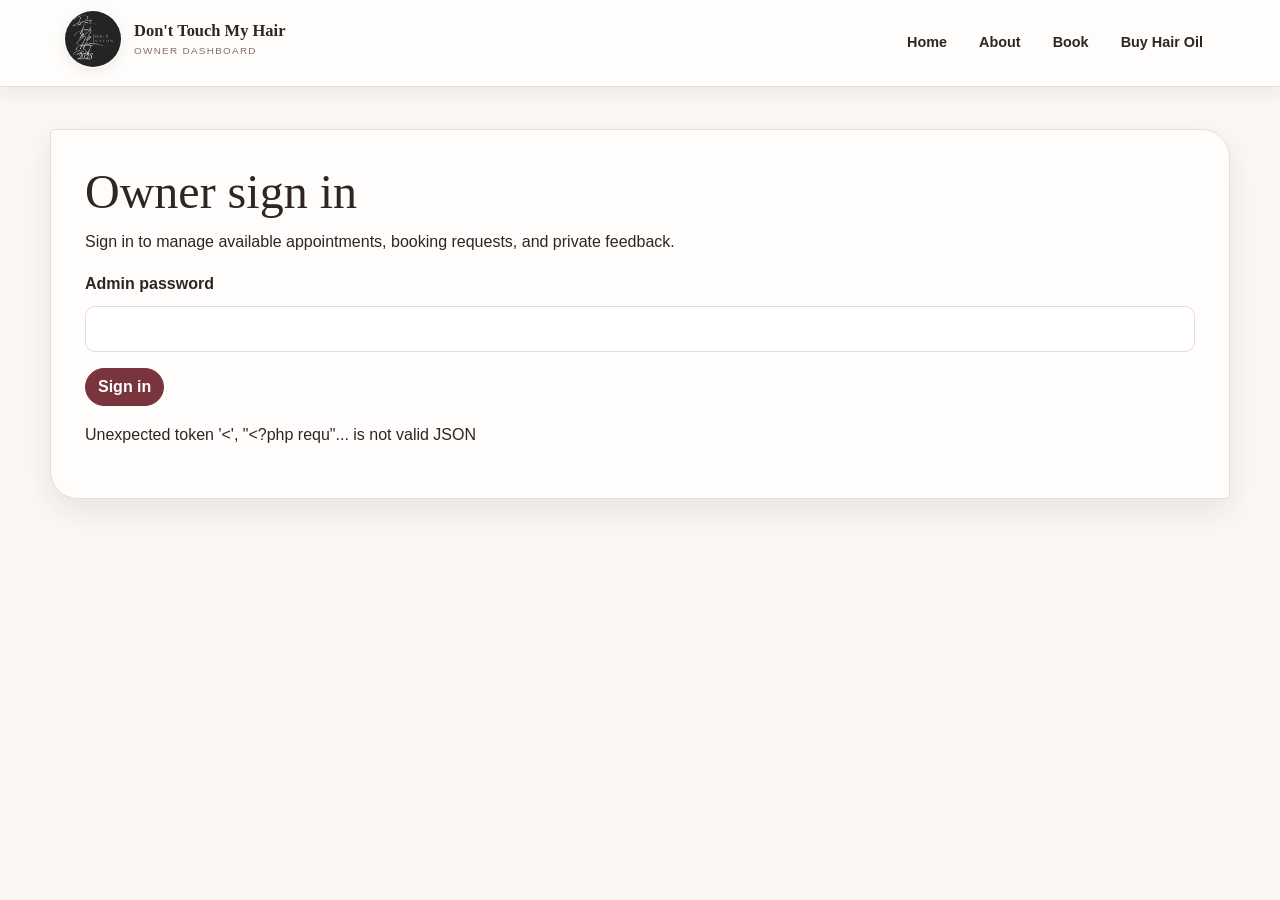
<file: track.html>
<!DOCTYPE html>
<html lang="en">
<head>
    <meta charset="UTF-8">
    <meta name="viewport" content="width=device-width, initial-scale=1.0">
    <meta name="robots" content="noindex, nofollow">
    <title>Owner Dashboard | Don't Touch My Hair</title>
    <link href="https://cdnjs.cloudflare.com/ajax/libs/bootstrap/5.3.0/css/bootstrap.min.css" rel="stylesheet">
    <link rel="stylesheet" href="nav.css">
    <link rel="stylesheet" href="styles.css">
    <script defer src="track.js"></script>
</head>
<body>
    <nav class="site-nav">
        <div class="nav-brand"><a href="index.html" aria-label="Don't Touch My Hair home"><img src="logotam.jpeg" alt="" class="brand-logo"><span class="brand-copy"><strong>Don't Touch My Hair</strong><small>Owner dashboard</small></span></a></div>
        <ul class="nav-links">
            <li><a href="index.html">Home</a></li>
            <li><a href="about.html">About</a></li>
            <li><a href="booking.html">Book</a></li>
            <li><a href="buy.html">Buy Hair Oil</a></li>
        </ul>
    </nav>

    <main class="admin-shell">
        <section id="loginPanel" class="admin-panel">
            <h1>Owner sign in</h1>
            <p>Sign in to manage available appointments, booking requests, and private feedback.</p>
            <form id="loginForm">
                <label class="form-label" for="adminPassword">Admin password</label>
                <input class="form-control mb-3" type="password" id="adminPassword" autocomplete="current-password" required>
                <button class="btn btn-primary" type="submit" id="loginButton">Sign in</button>
                <p id="loginMessage" class="mt-3" role="alert"></p>
            </form>
        </section>

        <div id="adminDashboard" hidden>
            <header class="d-flex justify-content-between align-items-center flex-wrap gap-3 mb-4">
                <div>
                    <h1>Appointments &amp; feedback</h1>
                    <p class="text-muted mb-0">You choose which dates and appointment times customers can request.</p>
                </div>
                <button class="btn btn-outline-secondary" type="button" id="logoutButton">Sign out</button>
            </header>

            <div id="adminMessage" class="alert d-none" role="status" aria-live="polite"></div>

            <section class="admin-card">
                <h2>Open an appointment time</h2>
                <p class="text-muted">Add each appointment time that works for you. Each range is one booking; add separate ranges if you can take more than one client that day. Pending requests hold the slot until you approve or decline them.</p>
                <form id="slotForm" class="admin-grid">
                    <div>
                        <label class="form-label" for="slotDate">Date</label>
                        <input class="form-control" type="date" id="slotDate" required>
                    </div>
                    <div>
                        <label class="form-label" for="slotStart">Start time</label>
                        <input class="form-control" type="time" id="slotStart" required>
                    </div>
                    <div>
                        <label class="form-label" for="slotEnd">End time</label>
                        <input class="form-control" type="time" id="slotEnd" required>
                    </div>
                    <button class="btn btn-primary" type="submit">Add available time</button>
                </form>
                <div class="mt-4">
                    <h3 class="h5">Upcoming times</h3>
                    <div id="slotList" class="admin-list"></div>
                </div>
            </section>

            <section class="admin-card">
                <h2>Booking requests</h2>
                <div id="bookingList" class="admin-list"></div>
            </section>

            <section class="admin-card">
                <h2>Private customer feedback</h2>
                <p class="text-muted">Only you can see this feedback in the admin area.</p>
                <div id="feedbackList" class="admin-list"></div>
            </section>
        </div>
    </main>
</body>
</html>
</file>
<file: nav.css>
:root {
    --nav-bg: rgba(255, 253, 251, 0.96);
    --nav-border: #eadbd5;
    --nav-text: #2e2524;
    --nav-accent: #a64e58;
    --nav-accent-deep: #79343e;
    --nav-shadow: rgba(57, 34, 30, 0.08);
}

.site-nav {
    position: sticky;
    z-index: 100;
    top: 0;
    display: flex;
    align-items: center;
    justify-content: space-between;
    gap: 20px;
    padding: 10px clamp(18px, 5vw, 64px);
    border-bottom: 1px solid var(--nav-border);
    background: var(--nav-bg);
    box-shadow: 0 5px 20px var(--nav-shadow);
    backdrop-filter: blur(14px);
}

.nav-brand a {
    display: inline-flex;
    align-items: center;
    gap: 12px;
    color: var(--nav-text);
    text-decoration: none;
}

.brand-logo {
    display: block;
    width: 58px;
    height: 58px;
    border: 1px solid rgba(255, 255, 255, 0.5);
    border-radius: 50%;
    object-fit: cover;
    box-shadow: 0 4px 12px var(--nav-shadow);
}

.brand-copy {
    display: grid;
    line-height: 1.2;
}

.brand-copy strong {
    font-family: Georgia, "Times New Roman", serif;
    font-size: 1.03rem;
    font-weight: 600;
}

.brand-copy small {
    margin-top: 4px;
    color: #806f6a;
    font-size: 0.62rem;
    letter-spacing: 0.13em;
    text-transform: uppercase;
}

.nav-links {
    display: flex;
    flex-wrap: wrap;
    align-items: center;
    gap: 6px;
    margin: 0;
    padding: 0;
    list-style: none;
}

.nav-links a {
    display: inline-flex;
    min-height: 40px;
    align-items: center;
    padding: 8px 13px;
    border-radius: 999px;
    color: var(--nav-text);
    font-size: 0.9rem;
    font-weight: 700;
    text-decoration: none;
    transition: color 0.2s ease, background-color 0.2s ease;
}

.nav-links a:hover,
.nav-links a.active {
    background: #f3e4e0;
    color: var(--nav-accent-deep);
}

@media (max-width: 720px) {
    .site-nav {
        align-items: flex-start;
        flex-direction: column;
        gap: 8px;
        padding: 10px 18px 12px;
    }

    .brand-logo {
        width: 48px;
        height: 48px;
    }

    .nav-links {
        width: 100%;
        gap: 4px;
    }

    .nav-links a {
        min-height: 36px;
        padding: 6px 10px;
        font-size: 0.83rem;
    }
}
</file>
<file: styles.css>
:root {
    --bg: #fbf7f3;
    --panel: #fffdfb;
    --primary: #a64e58;
    --primary-dark: #79343e;
    --primary-soft: #f3e4e0;
    --ink: #2e2524;
    --muted: #716563;
    --line: #eadbd5;
    --shadow: rgba(57, 34, 30, 0.09);
    --gold: #bd9161;
}

* {
    box-sizing: border-box;
}

html {
    scroll-behavior: smooth;
}

body {
    margin: 0;
    color: var(--ink);
    background: var(--bg);
    font-family: "Trebuchet MS", Arial, sans-serif;
    line-height: 1.65;
}

a {
    color: var(--primary-dark);
}

img {
    display: block;
    max-width: 100%;
}

button,
input,
textarea,
select {
    font: inherit;
}

h1,
h2,
h3,
.section-heading h2 {
    color: var(--ink);
    font-family: Georgia, "Times New Roman", serif;
    font-weight: 500;
    line-height: 1.18;
}

.page-shell {
    min-height: calc(100vh - 110px);
    padding: 46px 20px 76px;
}

.homepage-container {
    width: min(1180px, calc(100% - 40px));
    margin: 0 auto;
    padding: 34px 0 76px;
}

.hero-section {
    position: relative;
    display: grid;
    grid-template-columns: minmax(0, 1.15fr) minmax(260px, 0.85fr);
    align-items: center;
    gap: clamp(24px, 5vw, 72px);
    overflow: hidden;
    min-height: 440px;
    padding: clamp(36px, 7vw, 82px);
    margin-bottom: 30px;
    border: 1px solid #e8d4cd;
    border-radius: 6px 72px 6px 72px;
    background:
        linear-gradient(90deg, rgba(255, 250, 246, 0.96) 0%, rgba(255, 250, 246, 0.84) 57%, rgba(255, 250, 246, 0.35) 100%),
        url("Background.jpg") center 48% / cover;
    box-shadow: 0 20px 50px var(--shadow);
}

.hero-copy {
    position: relative;
    z-index: 1;
    max-width: 680px;
}

.eyebrow {
    margin: 0 0 14px;
    color: var(--primary-dark);
    font-size: 0.72rem;
    font-weight: 700;
    letter-spacing: 0.16em;
    text-transform: uppercase;
}

.eyebrow-alt {
    color: var(--primary-dark);
}

.hero-section h1 {
    max-width: 720px;
    margin: 0 0 20px;
    font-size: clamp(2.6rem, 5.2vw, 4.7rem);
    letter-spacing: -0.035em;
}

.hero-copy > p:not(.eyebrow),
.hero-text {
    max-width: 590px;
    margin: 0;
    color: var(--muted);
    font-size: clamp(1rem, 1.5vw, 1.16rem);
}

.hero-actions {
    display: flex;
    flex-wrap: wrap;
    gap: 12px;
    margin-top: 28px;
}

.hero-visual {
    position: relative;
    justify-self: center;
    width: min(100%, 340px);
    padding: 14px;
    border: 1px solid rgba(255, 255, 255, 0.85);
    background: rgba(255, 253, 251, 0.68);
    box-shadow: 0 22px 44px rgba(62, 33, 31, 0.18);
    transform: rotate(2deg);
}

.hero-visual img {
    width: 100%;
    aspect-ratio: 0.82;
    object-fit: cover;
}

.hero-stamp {
    position: absolute;
    right: -24px;
    bottom: 22px;
    padding: 12px 18px;
    border-radius: 999px;
    background: var(--primary-dark);
    color: #fff;
    font-family: Georgia, "Times New Roman", serif;
    font-size: 0.95rem;
    transform: rotate(-5deg);
}

.cta-button,
.secondary-button {
    display: inline-flex;
    min-height: 48px;
    align-items: center;
    justify-content: center;
    padding: 12px 24px;
    border: 1px solid var(--primary-dark);
    border-radius: 999px;
    cursor: pointer;
    font-weight: 700;
    text-align: center;
    text-decoration: none;
    transition: background-color 0.2s ease, color 0.2s ease, transform 0.2s ease, box-shadow 0.2s ease;
}

.cta-button,
.btn-primary {
    border-color: var(--primary-dark);
    background: var(--primary-dark);
    color: #fff;
}

.secondary-button {
    background: rgba(255, 253, 251, 0.85);
    color: var(--primary-dark);
}

.cta-button:hover,
.btn-primary:hover,
.secondary-button:hover {
    border-color: var(--primary);
    background: var(--primary);
    color: #fff;
    transform: translateY(-2px);
}

.feature-grid {
    display: grid;
    grid-template-columns: repeat(3, minmax(0, 1fr));
    gap: 16px;
    margin-bottom: 30px;
}

.feature-card,
.about-section,
.product-highlight,
.contact-section,
.about-container,
.admin-panel,
.admin-card,
.booking-card {
    border: 1px solid var(--line);
    background: var(--panel);
    box-shadow: 0 12px 30px var(--shadow);
}

.feature-card {
    padding: 28px 24px;
    border-radius: 4px 28px 4px 28px;
}

.feature-card i {
    margin-bottom: 12px;
    color: var(--primary);
    font-size: 1.75rem;
}

.feature-card h3 {
    margin: 0 0 8px;
    font-size: 1.35rem;
}

.feature-card p,
.about-text-wrap p,
.product-copy p {
    color: var(--muted);
}

.feature-card p {
    margin: 0;
}

.about-section,
.product-highlight,
.contact-section {
    padding: clamp(26px, 5vw, 54px);
    margin-bottom: 30px;
    border-radius: 4px 34px 4px 34px;
}

.section-heading {
    margin-bottom: 24px;
}

.section-heading h2 {
    margin: 0;
    font-size: clamp(1.9rem, 3.8vw, 3rem);
}

.centered {
    text-align: center;
}

.about-content {
    display: grid;
    grid-template-columns: 1.1fr 0.9fr;
    align-items: center;
    gap: 36px;
}

.about-text-wrap p {
    margin: 0 0 16px;
}

.about-image {
    width: 100%;
    max-width: 390px;
    aspect-ratio: 1;
    margin: 0 auto;
    border-radius: 4px 48px 4px 48px;
    object-fit: cover;
    box-shadow: 0 16px 36px var(--shadow);
}

.product-highlight-inner {
    display: grid;
    grid-template-columns: 1fr 0.8fr;
    align-items: center;
    gap: 36px;
}

.product-copy p {
    margin: 0 0 16px;
}

.product-visual {
    display: flex;
    justify-content: center;
}

.oil-product-image {
    width: min(100%, 340px);
    max-height: 400px;
    border-radius: 4px 42px 4px 42px;
    object-fit: cover;
    box-shadow: 0 18px 34px var(--shadow);
}

.contact-list {
    display: grid;
    gap: 12px;
    margin: 0;
    padding: 0;
    list-style: none;
}

.contact-list li {
    display: flex;
    flex-wrap: wrap;
    align-items: center;
    gap: 12px;
}

.contact-list i {
    width: 20px;
    color: var(--primary);
    text-align: center;
}

.contact-list a {
    text-decoration-thickness: 1px;
    text-underline-offset: 3px;
}

.about-container {
    max-width: 1000px;
    padding: clamp(28px, 6vw, 64px);
    margin: 0 auto;
    border-radius: 4px 42px 4px 42px;
}

.about-container > header {
    max-width: 750px;
    margin: 0 auto 34px;
    text-align: center;
}

.about-container > header h1 {
    margin: 0 0 12px;
    font-size: clamp(2.3rem, 5vw, 4rem);
}

.about-container > header p {
    margin: 0;
    color: var(--muted);
    font-size: 1.15rem;
}

.about-content {
    display: grid;
    align-items: center;
}

.about-text p {
    margin: 0 0 16px;
    color: var(--muted);
}

.cta-section {
    padding-top: 24px;
    margin-top: 30px;
    border-top: 1px solid var(--line);
    text-align: center;
}

.cta-section p {
    max-width: 700px;
    margin: 0 auto 20px;
    color: var(--muted);
    font-size: 1.08rem;
}

.logo-img {
    width: 82px;
    height: 82px;
    margin: 0 auto 16px;
    border-radius: 50%;
    object-fit: cover;
}

.booking-card {
    max-width: 900px;
    padding: clamp(24px, 5vw, 54px) !important;
    margin: 0 auto;
    border-radius: 4px 38px 4px 38px;
}

.booking-card h2,
.admin-shell h1 {
    font-family: Georgia, "Times New Roman", serif;
}

.text-gradient {
    color: var(--primary-dark);
    background: none;
    -webkit-text-fill-color: currentColor;
}

.form-control,
.form-select {
    min-height: 46px;
    border-color: var(--line);
    border-radius: 10px;
    background-color: #fff;
    color: var(--ink);
}

.form-control:focus,
.form-select:focus {
    border-color: var(--primary);
    box-shadow: 0 0 0 0.2rem rgba(166, 78, 88, 0.16);
}

.form-label {
    color: var(--ink);
    font-weight: 700;
}

.btn {
    border-radius: 999px;
    font-weight: 700;
}

.btn-outline-secondary {
    border-color: var(--line);
    color: var(--ink);
}

.btn-outline-secondary:hover {
    border-color: var(--primary-dark);
    background: var(--primary-dark);
    color: #fff;
}

.appointment-calendar {
    max-width: 450px;
    padding: 20px;
    border: 1px solid var(--line);
    border-radius: 18px;
    background: #fffaf7;
}

.calendar-header {
    display: flex;
    align-items: center;
    justify-content: space-between;
    margin-bottom: 12px;
}

.calendar-nav {
    width: 42px;
    height: 42px;
    border: 1px solid var(--line);
    border-radius: 50%;
    background: #fff;
    color: var(--primary-dark);
    cursor: pointer;
    font-size: 1.5rem;
}

.calendar-weekdays,
.calendar-days {
    display: grid;
    grid-template-columns: repeat(7, minmax(0, 1fr));
    gap: 5px;
    text-align: center;
}

.calendar-weekdays {
    margin-bottom: 6px;
    color: var(--muted);
    font-size: 0.8rem;
    font-weight: 700;
}

.calendar-day {
    min-width: 0;
    aspect-ratio: 1;
    border: 1px solid transparent;
    border-radius: 50%;
    background: transparent;
    color: var(--ink);
}

.calendar-day:disabled {
    color: #b6b0b0;
    cursor: not-allowed;
}

.calendar-day.outside-month {
    opacity: 0.55;
}

.calendar-day.has-availability {
    border-color: var(--primary);
    background: #fff;
    color: var(--primary-dark);
    cursor: pointer;
    font-weight: 700;
}

.calendar-day.has-availability:hover,
.calendar-day.selected {
    background: var(--primary-dark);
    color: #fff;
}

.calendar-day:focus-visible,
.calendar-nav:focus-visible,
button:focus-visible,
a:focus-visible {
    outline: 3px solid var(--gold);
    outline-offset: 3px;
}

.admin-shell {
    width: min(1180px, calc(100% - 40px));
    margin: 0 auto;
    padding: 42px 0 76px;
}

.admin-panel,
.admin-card {
    padding: clamp(22px, 4vw, 34px);
    margin-bottom: 22px;
    border-radius: 4px 28px 4px 28px;
}

.admin-panel h1,
.admin-shell h1 {
    font-size: clamp(2rem, 4vw, 3rem);
}

.feedback-panel {
    max-width: 760px;
    margin: 0 auto;
}

.admin-grid {
    display: grid;
    grid-template-columns: repeat(3, minmax(0, 1fr));
    align-items: end;
    gap: 12px;
}

.admin-list {
    display: grid;
    gap: 12px;
}

.admin-row {
    display: flex;
    align-items: center;
    justify-content: space-between;
    gap: 16px;
    padding: 16px;
    border: 1px solid var(--line);
    border-radius: 14px;
    background: #fffaf7;
}

.admin-row p {
    margin: 2px 0;
    color: var(--muted);
}

.admin-actions {
    display: flex;
    flex-wrap: wrap;
    gap: 8px;
}

.admin-feedback {
    overflow-wrap: anywhere;
    white-space: pre-wrap;
}

.status-pending {
    color: #805600;
    font-weight: 700;
}

@media (max-width: 760px) {
    .homepage-container {
        width: min(100% - 28px, 620px);
        padding-top: 20px;
    }

    .hero-section {
        grid-template-columns: 1fr;
        gap: 30px;
        min-height: 0;
        padding: 38px 26px;
        border-radius: 4px 42px 4px 42px;
        background-position: 58% center;
    }

    .hero-visual {
        width: min(78%, 280px);
    }

    .feature-grid,
    .about-content,
    .product-highlight-inner {
        grid-template-columns: 1fr;
    }

    .about-image {
        width: min(100%, 340px);
    }

    .about-content {
        gap: 22px;
    }

    .admin-grid {
        grid-template-columns: 1fr;
    }

    .admin-row {
        align-items: flex-start;
        flex-direction: column;
    }
}

@media (prefers-reduced-motion: reduce) {
    html {
        scroll-behavior: auto;
    }

    *,
    *::before,
    *::after {
        transition-duration: 0.01ms !important;
    }
}
</file>
<file: buy.css>
.product-display,
.payment-details,
.order-form-section {
    padding: clamp(24px, 5vw, 46px);
    margin-bottom: 28px;
    border: 1px solid var(--line);
    border-radius: 4px 32px 4px 32px;
    background: var(--panel);
    box-shadow: 0 12px 30px var(--shadow);
}

.product-display {
    text-align: center;
}

.product-display h2,
.payment-details h2,
.order-form-section h2 {
    margin: 0 0 12px;
    font-size: clamp(1.8rem, 3.4vw, 2.5rem);
}

.product-intro,
.form-instructions,
.payment-details > p {
    color: var(--muted);
}

.product-gallery {
    display: grid;
    grid-template-columns: repeat(2, minmax(0, 1fr));
    gap: 20px;
    max-width: 760px;
    margin: 28px auto 0;
}

.product-card {
    overflow: hidden;
    padding: 14px 14px 22px;
    border: 1px solid var(--line);
    border-radius: 4px 28px 4px 28px;
    background: #fff;
    box-shadow: 0 8px 22px var(--shadow);
    transition: transform 0.2s ease, box-shadow 0.2s ease;
}

.product-card:hover {
    box-shadow: 0 14px 28px var(--shadow);
    transform: translateY(-4px);
}

.product-image {
    width: 100%;
    height: 310px;
    margin-bottom: 18px;
    border-radius: 4px 22px 4px 22px;
    background: #f7efeb;
    object-fit: cover;
}

.product-card h3 {
    margin: 0 0 8px;
    font-size: 1.25rem;
}

.product-card p {
    margin: 0;
    color: var(--primary-dark);
    font-size: 1.1rem;
}

.payment-details {
    background: #f6ebe6;
}

.payment-details ul {
    display: grid;
    gap: 8px;
    padding: 0;
    margin: 20px 0;
    list-style: none;
}

.payment-details li {
    padding-bottom: 8px;
    border-bottom: 1px solid rgba(121, 52, 62, 0.12);
}

.order-form {
    display: grid;
    grid-template-columns: repeat(2, minmax(0, 1fr));
    gap: 16px;
}

.order-form .form-group {
    min-width: 0;
}

.order-form label {
    display: block;
    margin-bottom: 7px;
    font-weight: 700;
}

.order-form input,
.order-form select,
.order-form textarea {
    width: 100%;
    min-height: 46px;
    padding: 10px 12px;
    border: 1px solid var(--line);
    border-radius: 10px;
    background: #fff;
    color: var(--ink);
}

.order-form textarea {
    resize: vertical;
}

.order-form input:focus,
.order-form select:focus,
.order-form textarea:focus {
    border-color: var(--primary);
    outline: 3px solid rgba(166, 78, 88, 0.14);
}

.order-form .cta-button {
    grid-column: 1 / -1;
    justify-self: start;
    min-width: 180px;
}

#paxi-details,
#collecting-details {
    align-self: start;
    padding: 14px;
    border-radius: 12px;
    background: #f8f0ec;
}

#orderStatus {
    border: 1px solid var(--line);
}

@media (max-width: 680px) {
    .product-gallery,
    .order-form {
        grid-template-columns: 1fr;
    }

    .product-image {
        height: 280px;
    }
}
</file>
